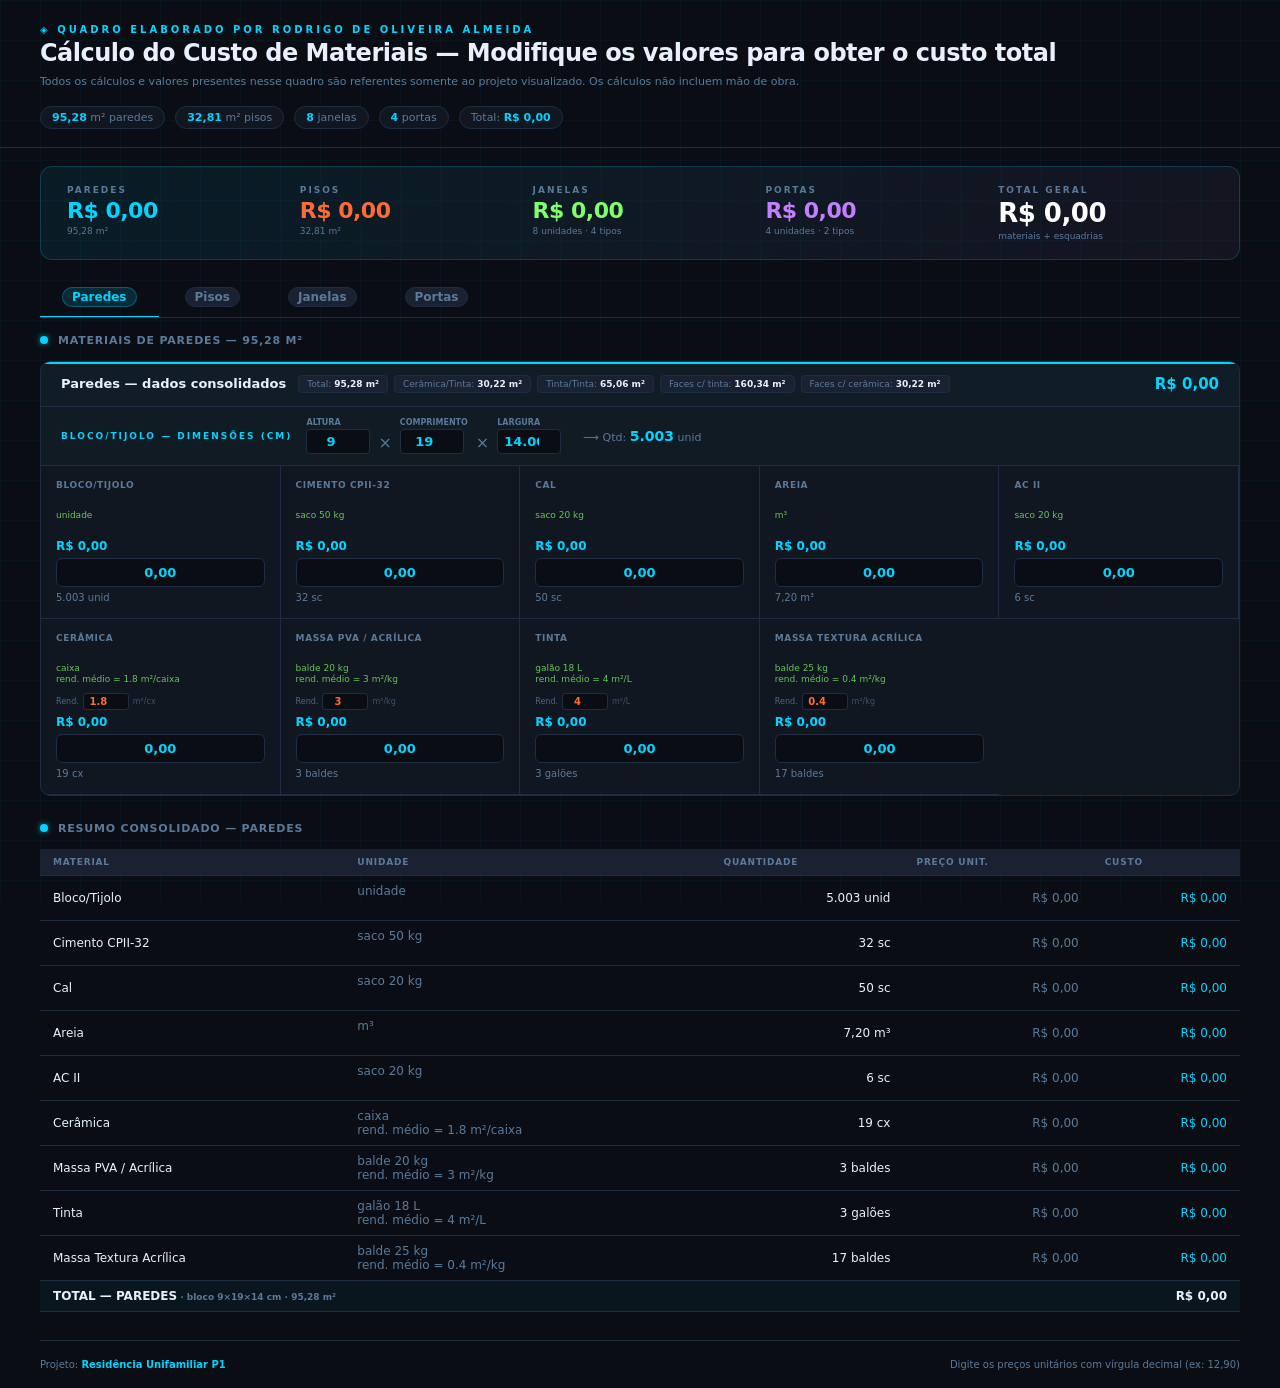
<file: assets/images/projetos/modelo_1/dashboard.html>
<!DOCTYPE html>
<html lang="pt-BR">
<head>
<meta charset="UTF-8">
<meta name="viewport" content="width=device-width, initial-scale=1.0, user-scalable=yes">
<title>Cálculo do Custo dos Materiais do Projeto — 1-Casa-P-arquitetura</title>
<style>
  :root {
    --bg:#0a0e14; --surface:#111720; --surface2:#1a2232; --border:#1f2d42;
    --accent:#00d4ff; --accent2:#ff6b35; --accent3:#7fff6b; --accent4:#c47fff;
    --text:#e8f0fe; --muted:#5a7a9a;
    --sans: system-ui, -apple-system, 'Segoe UI', Arial, sans-serif;
  }
  *{box-sizing:border-box;margin:0;padding:0}
  body{background:var(--bg);color:var(--text);font-family:var(--sans);min-height:100vh;overflow-x:hidden;font-size:14px}
  body::before{content:'';position:fixed;inset:0;
    background-image:linear-gradient(rgba(0,212,255,.03) 1px,transparent 1px),linear-gradient(90deg,rgba(0,212,255,.03) 1px,transparent 1px);
    background-size:40px 40px;pointer-events:none;z-index:0}

  /* HEADER */
  header{position:relative;z-index:10;padding:24px 40px 18px;border-bottom:1px solid var(--border);
    display:flex;align-items:flex-end;justify-content:space-between;gap:18px;flex-wrap:wrap}
  .logo-area{display:flex;flex-direction:column;gap:4px}
  .logo-tag{font-size:10px;color:var(--accent);letter-spacing:3px;text-transform:uppercase;font-weight:600}
  h1{font-size:clamp(16px,2.2vw,24px);font-weight:800;letter-spacing:-.5px;line-height:1.2}
  h1 span{color:var(--accent)}
  .proj{font-size:11px;color:var(--muted);margin-top:3px}
  .hdr-meta{display:flex;gap:10px;align-items:center;flex-wrap:wrap}
  .pill{background:var(--surface);border:1px solid var(--border);padding:4px 11px;border-radius:20px;font-size:11px;color:var(--muted)}
  .pill strong{color:var(--accent)}

  /* BANNER */
  .banner{position:relative;z-index:10;margin:18px 40px;
    background:linear-gradient(135deg,rgba(0,212,255,.08),rgba(196,127,255,.06));
    border:1px solid rgba(0,212,255,.2);border-radius:12px;padding:18px 26px;
    display:grid;grid-template-columns:repeat(auto-fit,minmax(140px,1fr));gap:18px}
  .stat{display:flex;flex-direction:column;gap:3px}
  .stat-l{font-size:9px;color:var(--muted);text-transform:uppercase;letter-spacing:2px;font-weight:600}
  .stat-v{font-size:22px;font-weight:800;letter-spacing:-.5px}
  .stat-s{font-size:9px;color:var(--muted)}

  /* TAB NAV */
  .tab-nav{position:relative;z-index:10;margin:0 40px 16px;display:flex;gap:4px;
    border-bottom:1px solid var(--border);overflow-x:auto;scrollbar-width:none}
  .tab-nav::-webkit-scrollbar{display:none}
  .tab-btn{padding:9px 22px;background:none;border:none;border-bottom:2px solid transparent;
    color:var(--muted);font-family:var(--sans);font-size:13px;font-weight:600;cursor:pointer;
    white-space:nowrap;transition:all .2s;display:flex;align-items:center;gap:8px;margin-bottom:-1px}
  .tab-btn:hover{color:var(--text)}
  .tab-btn.active{color:var(--accent);border-bottom-color:var(--accent)}
  .tab-badge{background:var(--surface2);border:1px solid var(--border);padding:2px 9px;
    border-radius:10px;font-size:12px;font-weight:600}
  .tab-btn.active .tab-badge{background:rgba(0,212,255,.15);border-color:rgba(0,212,255,.3);color:var(--accent)}

  /* PANEL */
  .panel{position:relative;z-index:10;margin:0 40px;display:none}
  .panel.active{display:block}
  .sec-hdr{display:flex;align-items:center;gap:10px;margin-bottom:14px}
  .sec-dot{width:8px;height:8px;border-radius:50%;flex-shrink:0}
  .sec-ttl{font-size:11px;font-weight:700;letter-spacing:.8px;text-transform:uppercase;color:var(--muted)}
  .t1 .sec-dot{background:#00d4ff;box-shadow:0 0 6px rgba(0,212,255,.6)}
  .t2 .sec-dot{background:#ff6b35;box-shadow:0 0 6px rgba(255,107,53,.6)}
  .t3 .sec-dot{background:#7fff6b;box-shadow:0 0 6px rgba(127,255,107,.6)}
  .t4 .sec-dot{background:#c47fff;box-shadow:0 0 6px rgba(196,127,255,.6)}

  /* chip */
  .chip{font-size:9px;padding:3px 8px;background:var(--surface2);
    border:1px solid var(--border);border-radius:4px;color:var(--muted);white-space:nowrap;font-weight:500}
  .chip strong{color:var(--text)}

  /* HORIZONTAL PANEL (B1 & B2) */
  .wp{background:var(--surface);border:1px solid var(--border);border-radius:10px;
    overflow:hidden;margin-bottom:26px;position:relative}
  .wp.t1::before{content:'';position:absolute;top:0;left:0;right:0;height:2px;background:var(--accent)}
  .wp.t2::before{content:'';position:absolute;top:0;left:0;right:0;height:2px;background:var(--accent2)}
  .wp-head{display:flex;align-items:center;gap:12px;padding:13px 20px;
    border-bottom:1px solid var(--border);flex-wrap:wrap}
  .wp.t1 .wp-head{background:rgba(0,212,255,.03)}
  .wp.t2 .wp-head{background:rgba(255,107,53,.03)}
  .wp-head-title{font-size:13px;font-weight:700;white-space:nowrap}
  .wp-chips{display:flex;gap:6px;flex-wrap:wrap;flex:1}
  .wp-total{font-size:15px;font-weight:800;white-space:nowrap;margin-left:auto}
  .t1 .wp-total{color:var(--accent)} .t2 .wp-total{color:var(--accent2)}

  /* sub-bar (bloco dims / espessuras) */
  .wp-sub{display:flex;align-items:center;gap:14px;flex-wrap:wrap;
    padding:11px 20px;border-bottom:1px solid var(--border)}
  .wp.t1 .wp-sub{background:rgba(0,212,255,.015)}
  .wp.t2 .wp-sub{background:rgba(255,107,53,.015)}
  .sub-lbl{font-size:9px;text-transform:uppercase;letter-spacing:2px;white-space:nowrap;font-weight:700}
  .t1 .sub-lbl{color:var(--accent)} .t2 .sub-lbl{color:var(--accent2)}
  .dim-row{display:flex;align-items:center;gap:8px;flex-wrap:wrap}
  .dim-g{display:flex;flex-direction:column;gap:2px}
  .dim-l{font-size:8px;color:var(--muted);text-transform:uppercase;font-weight:600}
  .dim-i{background:var(--bg);border:1px solid var(--border);border-radius:4px;
    font-family:var(--sans);font-size:13px;font-weight:700;
    padding:4px 6px;width:64px;text-align:center;outline:none;transition:border-color .2s}
  .t1 .dim-i{color:var(--accent)}
  .t1 .dim-i:focus{border-color:var(--accent);box-shadow:0 0 0 2px rgba(0,212,255,.1)}
  .t2 .dim-i{color:var(--accent2)}
  .t2 .dim-i:focus{border-color:var(--accent2);box-shadow:0 0 0 2px rgba(255,107,53,.1)}
  .dim-sep{font-size:16px;color:var(--muted);padding-top:14px;font-weight:300}
  .sub-qty{font-size:11px;color:var(--muted);white-space:nowrap;margin-left:8px}
  .sub-qty strong{font-size:14px;font-weight:800}
  .t1 .sub-qty strong{color:var(--accent)} .t2 .sub-qty strong{color:var(--accent2)}

  /* GRID */
  .wp-grid{display:grid;gap:0}
  .wp-grid.cols-9{grid-template-columns:repeat(9,1fr)}
  .wp-grid.cols-6{grid-template-columns:repeat(6,1fr)}
  .wp-grid.cols-7{grid-template-columns:repeat(7,1fr)}
  @media(max-width:1300px){.wp-grid.cols-9{grid-template-columns:repeat(5,1fr)}}
  @media(max-width:1200px){.wp-grid.cols-7{grid-template-columns:repeat(4,1fr)}}
  @media(max-width:1100px){.wp-grid.cols-6{grid-template-columns:repeat(3,1fr)}}
  @media(max-width:900px){.wp-grid.cols-9,.wp-grid.cols-6,.wp-grid.cols-7{grid-template-columns:repeat(3,1fr)}}
  @media(max-width:560px){.wp-grid{grid-template-columns:repeat(2,1fr)!important}}

  .wp-cell{padding:13px 15px 12px;border-right:1px solid var(--border);
    border-bottom:1px solid var(--border);display:flex;flex-direction:column;gap:5px;min-width:0}
  .wp-cell:last-child{border-right:none}
  .wc-name{font-size:9px;color:var(--muted);text-transform:uppercase;letter-spacing:.6px;
    line-height:1.35;min-height:26px;font-weight:600}
  .wc-unit{font-size:9px;color:#7fff6b;opacity:.75;font-weight:500;line-height:1.3;min-height:24px}
  .wc-val{font-size:12px;font-weight:700}
  .t1 .wc-val{color:var(--accent)} .t2 .wc-val{color:var(--accent2)}
  .wc-qty{font-size:10px;color:var(--muted);min-height:14px}

  /* CAMPO TEXTO NUMÉRICO (substitui slider) */
  .price-input{background:var(--bg);border:1px solid var(--border);border-radius:6px;
    font-family:var(--sans);font-size:13px;font-weight:700;padding:6px 8px;
    width:100%;text-align:center;color:inherit;outline:none;transition:all 0.2s}
  .t1 .price-input{color:var(--accent)}.t1 .price-input:focus{border-color:var(--accent);box-shadow:0 0 0 2px rgba(0,212,255,.2)}
  .t2 .price-input{color:var(--accent2)}.t2 .price-input:focus{border-color:var(--accent2);box-shadow:0 0 0 2px rgba(255,107,53,.2)}
  .t3 .price-input{color:var(--accent3)}.t3 .price-input:focus{border-color:var(--accent3);box-shadow:0 0 0 2px rgba(127,255,107,.2)}
  .t4 .price-input{color:var(--accent4)}.t4 .price-input:focus{border-color:var(--accent4);box-shadow:0 0 0 2px rgba(196,127,255,.2)}
  
  /* rendimento ajustável */
  .rend-row{display:flex;align-items:center;gap:4px;margin-top:1px}
  .rend-lbl{font-size:8px;color:var(--muted);opacity:.8;white-space:nowrap}
  .rend-inp{background:var(--bg);border:1px solid var(--border);border-radius:3px;
    color:var(--accent2);font-family:var(--sans);font-size:10px;font-weight:700;
    padding:2px 4px;width:46px;text-align:center;outline:none}
  .rend-inp:focus{border-color:var(--accent2);box-shadow:0 0 0 2px rgba(255,107,53,.15)}
  .rend-un{font-size:8px;color:var(--muted);opacity:.6;white-space:nowrap}

  /* B3/B4 CARDS */
  .cards-grid{display:grid;grid-template-columns:repeat(auto-fill,minmax(280px,1fr));gap:13px;margin-bottom:26px}
  .mat-card{background:var(--surface);border:1px solid var(--border);border-radius:10px;padding:17px;
    position:relative;overflow:hidden;transition:border-color .2s,box-shadow .2s;animation:fadeUp .35s ease both}
  .mat-card::before{content:'';position:absolute;top:0;left:0;right:0;height:2px}
  .mat-card:hover{border-color:rgba(255,255,255,.12);box-shadow:0 0 16px rgba(0,0,0,.3)}
  .mat-card.t3::before{background:#7fff6b} .mat-card.t4::before{background:#c47fff}
  .card-hdr{display:flex;align-items:flex-start;justify-content:space-between;gap:10px;margin-bottom:13px}
  .card-ico{width:32px;height:32px;border-radius:7px;display:flex;align-items:center;justify-content:center;font-size:15px;flex-shrink:0}
  .mat-card.t3 .card-ico{background:rgba(127,255,107,.1)} .mat-card.t4 .card-ico{background:rgba(196,127,255,.1)}
  .card-ttl{font-size:13px;font-weight:700;line-height:1.3;flex:1}
  .card-badge{font-size:9px;padding:3px 7px;border-radius:10px;border:1px solid;text-transform:uppercase;white-space:nowrap;font-weight:600}
  .t3 .card-badge{color:#7fff6b;border-color:rgba(127,255,107,.3);background:rgba(127,255,107,.08)}
  .t4 .card-badge{color:#c47fff;border-color:rgba(196,127,255,.3);background:rgba(196,127,255,.08)}
  .wall-info{display:flex;gap:6px;margin-bottom:11px;flex-wrap:wrap}
  .sld-sec{margin-bottom:11px}
  .sld-row{display:flex;justify-content:space-between;align-items:center;margin-bottom:5px}
  .sld-lbl{font-size:9px;color:var(--muted);text-transform:uppercase;letter-spacing:.6px;font-weight:600}
  .sld-val{font-size:11px;font-weight:600}
  .t3 .sld-val{color:#7fff6b} .t4 .sld-val{color:#c47fff}
  .cost-line{display:flex;justify-content:space-between;align-items:center;
    padding:7px 11px;background:var(--surface2);border-radius:5px;margin-top:9px}
  .cost-lbl{font-size:9px;color:var(--muted);text-transform:uppercase;font-weight:500}
  .cost-val{font-size:13px;font-weight:700}
  .t3 .cost-val{color:#7fff6b} .t4 .cost-val{color:#c47fff}

  /* SUMMARY TABLE */
  .sum-tbl{width:100%;border-collapse:collapse;margin-bottom:26px;font-size:12px}
  .sum-tbl th{text-align:left;padding:8px 13px;background:var(--surface2);border-bottom:1px solid var(--border);
    color:var(--muted);font-size:9px;letter-spacing:.8px;text-transform:uppercase;font-weight:700}
  .sum-tbl td{padding:8px 13px;border-bottom:1px solid var(--border);vertical-align:middle}
  .sum-tbl tr:hover td{background:rgba(255,255,255,.012)}
  .sum-tbl .tot-row td{font-weight:700;font-size:12px;border-top:1px solid var(--border);background:rgba(0,212,255,.04)}
  .tr{text-align:right} .tc{text-align:center}

  /* FOOTER */
  footer{position:relative;z-index:10;margin:28px 40px 18px;padding-top:18px;
    border-top:1px solid var(--border);display:flex;justify-content:space-between;align-items:center;flex-wrap:wrap;gap:8px}
  .fn{font-size:10px;color:var(--muted)}
  .fn strong{color:var(--accent)}

  @keyframes fadeUp{from{opacity:0;transform:translateY(10px)}to{opacity:1;transform:translateY(0)}}
  @media(max-width:640px){header,.banner,.tab-nav,.panel,footer{margin-left:14px;margin-right:14px}}
</style>
</head>
<body>

<header>
  <div class="logo-area">
    <div class="logo-tag">◈ Quadro elaborado por Rodrigo de Oliveira Almeida</div>
    <h1>Cálculo do Custo de Materiais — Modifique os valores para obter o custo total</h1>
    <div class="proj">Todos os cálculos e valores presentes nesse quadro são referentes somente ao projeto visualizado. Os cálculos não incluem mão de obra.</div>
  </div>
  <div class="hdr-meta">
    <div class="pill"><strong>95,28</strong> m² paredes</div>
    <div class="pill"><strong>32,81</strong> m² pisos</div>
    <div class="pill"><strong>8</strong> janelas</div>
    <div class="pill"><strong>4</strong> portas</div>
    <div class="pill">Total: <strong id="hdr-total" style="color:var(--accent)">—</strong></div>
  </div>
</header>

<div class="banner">
  <div class="stat">
    <div class="stat-l">Paredes</div>
    <div class="stat-v" id="tot-b1" style="color:var(--accent)">R$ —</div>
    <div class="stat-s">95,28 m²</div>
  </div>
  <div class="stat">
    <div class="stat-l">Pisos</div>
    <div class="stat-v" id="tot-b2" style="color:var(--accent2)">R$ —</div>
    <div class="stat-s">32,81 m²</div>
  </div>
  <div class="stat">
    <div class="stat-l">Janelas</div>
    <div class="stat-v" id="tot-b3" style="color:var(--accent3)">R$ —</div>
    <div class="stat-s">8 unidades · 4 tipos</div>
  </div>
  <div class="stat">
    <div class="stat-l">Portas</div>
    <div class="stat-v" id="tot-b4" style="color:var(--accent4)">R$ —</div>
    <div class="stat-s">4 unidades · 2 tipos</div>
  </div>
  <div class="stat">
    <div class="stat-l">TOTAL GERAL</div>
    <div class="stat-v" id="tot-geral" style="color:#fff;font-size:26px">R$ —</div>
    <div class="stat-s">materiais + esquadrias</div>
  </div>
</div>

<div class="tab-nav">
  <button class="tab-btn active t1" onclick="showTab('b1',this)"><span class="tab-badge">Paredes</span></button>
  <button class="tab-btn t2" onclick="showTab('b2',this)"><span class="tab-badge">Pisos</span></button>
  <button class="tab-btn t3" onclick="showTab('b3',this)"><span class="tab-badge">Janelas</span></button>
  <button class="tab-btn t4" onclick="showTab('b4',this)"><span class="tab-badge">Portas</span></button>
</div>

<!-- B1 -->
<div class="panel active t1" id="panel-b1">
  <div class="sec-hdr"><div class="sec-dot t1"></div><div class="sec-ttl">Materiais de Paredes — 95,28 m²</div></div>
  <div id="b1-container"></div>
  <div class="sec-hdr" style="margin-top:6px"><div class="sec-dot t1"></div><div class="sec-ttl">Resumo consolidado — Paredes</div></div>
  <table class="sum-tbl" id="sum-b1"><tr></table>
</div>

<!-- B2 -->
<div class="panel t2" id="panel-b2">
  <div class="sec-hdr"><div class="sec-dot t2"></div><div class="sec-ttl">Materiais de Pisos — 32,81 m²</div></div>
  <div id="b2-container"></div>
  <div class="sec-hdr" style="margin-top:6px"><div class="sec-dot t2"></div><div class="sec-ttl">Resumo consolidado — Pisos</div></div>
  <table class="sum-tbl" id="sum-b2"></table></table>
</div>

<!-- B3 -->
<div class="panel t3" id="panel-b3">
  <div class="sec-hdr"><div class="sec-dot t3"></div><div class="sec-ttl">Janelas — 4 tipos · 8 unidades</div></div>
  <div class="cards-grid" id="cards-b3"></div>
  <div class="sec-hdr" style="margin-top:6px"><div class="sec-dot t3"></div><div class="sec-ttl">Resumo consolidado — Janelas</div></div>
  <table class="sum-tbl" id="sum-b3"></table></table>
</div>

<!-- B4 -->
<div class="panel t4" id="panel-b4">
  <div class="sec-hdr"><div class="sec-dot t4"></div><div class="sec-ttl">Portas — 2 tipos · 4 unidades</div></div>
  <div class="cards-grid" id="cards-b4"></div>
  <div class="sec-hdr" style="margin-top:6px"><div class="sec-dot t4"></div><div class="sec-ttl">Resumo consolidado — Portas</div></div>
  <table class="sum-tbl" id="sum-b4"></table></table>
</div>

<footer>
  <div class="fn">Projeto: <strong>Residência Unifamiliar P1</strong></div>
  <div class="fn">Digite os preços unitários com vírgula decimal (ex: 12,90)</div>
</footer>

<script>
// ════════════════════════════════════════════════════════
// DADOS
// ════════════════════════════════════════════════════════
const W_TOT = 95.28, W_CER = 30.22, W_PIN = 30.22 + 65.06*2;
const F_TOT = 32.81, F_BATH = 1.53+6.93, F_LAM = 9.09;

const wallMats = [
  {id:'wm0', nome:'Bloco/Tijolo',           un:'unidade<br><br>',                  emb:1,  rend:null, tipo:'bloco', val:0, min:0, max:200,  step:0.5},
  {id:'wm1', nome:'Cimento CPII-32',        un:'saco 50 kg<br><br>',               emb:50, rend:null, tipo:'aglom', val:0, min:0, max:100,  step:0.5},
  {id:'wm2', nome:'Cal',                    un:'saco 20 kg<br><br>',               emb:20, rend:null, tipo:'aglom', val:0, min:0, max:100,  step:0.5},
  {id:'wm3', nome:'Areia',                  un:'m³<br><br>',                       emb:1,  rend:null, tipo:'aglom', val:0, min:0, max:300,  step:0.5},
  {id:'wm4', nome:'AC II',                  un:'saco 20 kg<br><br>',               emb:20, rend:6,    tipo:'face',  face:'cer', val:0, min:0, max:100, step:0.5},
  {id:'wm5', nome:'Cerâmica',               un:'caixa<br>rend. médio = 1.8 m²/caixa',   rendUn:'m²/cx',  emb:1,  rend:1.8,  tipo:'face',  face:'cer', val:0, min:0, max:500, step:0.5, rendAjust:true},
  {id:'wm6', nome:'Massa PVA / Acrílica',   un:'balde 20 kg<br>rend. médio = 3 m²/kg', rendUn:'m²/kg', emb:20, rend:3,  tipo:'face', face:'pin', val:0, min:0, max:300, step:0.5, rendAjust:true},
  {id:'wm7', nome:'Tinta',                  un:'galão 18 L<br>rend. médio = 4 m²/L', rendUn:'m²/L',  emb:18, rend:4,   tipo:'face', face:'pin', val:0, min:0, max:1000,step:0.5, rendAjust:true},
  {id:'wm8', nome:'Massa Textura Acrílica', un:'balde 25 kg<br>rend. médio = 0.4 m²/kg', rendUn:'m²/kg', emb:25, rend:0.4, tipo:'face', face:'pin', val:0, min:0, max:500, step:0.5, rendAjust:true},
];

const floorMats = [
  {id:'fm0', nome:'Brita',           un:'m³<br><br>',         emb:1,  rend:null, tipo:'base', camada:'sub',  val:0, min:0, max:300,  step:0.5},
  {id:'fm1', nome:'Concreto Usinado',un:'m³<br><br>',         emb:1,  rend:null, tipo:'base', camada:'conc', val:0, min:0, max:1500, step:0.5},
  {id:'fm2', nome:'Cimento CPII-32', un:'saco 50 kg<br><br>', emb:50, rend:null, tipo:'base', camada:'cont', val:0, min:0, max:100,  step:0.5},
  {id:'fm3', nome:'Areia',           un:'m³<br><br>',         emb:1,  rend:null, tipo:'base', camada:'areia',val:0, min:0, max:300,  step:0.5},
  {id:'fm6', nome:'AC II',           un:'saco 20 kg<br><br>', emb:20, rend:6,    tipo:'rev',  area:'bath', val:0, min:0, max:100,  step:0.5},
  {id:'fm4', nome:'Cerâmica',        un:'caixa<br>rend. médio = 1.8 m²/caixa', rendUn:'m²/cx', emb:1,  rend:1.8, tipo:'rev', area:'bath', val:0, min:0, max:500, step:0.5, rendAjust:true},
  {id:'fm5', nome:'Laminado',        un:'caixa<br>rend. médio = 2.1 m²/caixa', rendUn:'m²/cx', emb:1,  rend:2.1, tipo:'rev', area:'lam',  val:0, min:0, max:500, step:0.5, rendAjust:true},
];

const winTypes = [
  {id:'j1', nome:'Basculante 80×60',         fam:'Travessa horizontal',     qtd:2, val:0, min:0, max:1000, step:0.5, dim:'80×60 cm',   pt:'160 cm'},
  {id:'j2', nome:'Janela Correr 2P 120×150', fam:'Janela correr 2 Painéis',qtd:3, val:0, min:0, max:1000, step:0.5, dim:'120×150 cm', pt:'90 cm'},
  {id:'j3', nome:'Janela Correr 2P 120×120', fam:'Janela correr 2 Painéis',qtd:1, val:0, min:0, max:1000, step:0.5, dim:'120×120 cm', pt:'90 cm'},
  {id:'j4', nome:'Basculante 60×50',         fam:'Travessa horizontal',     qtd:2, val:0, min:0, max:1000, step:0.5, dim:'60×50 cm',   pt:'160 cm'},
];

const doorTypes = [
  {id:'p1', nome:'Porta 80×210', fam:'Porta única c/ revestimento', qtd:2, val:0, min:0, max:4000, step:0.5, dim:'80×210 cm'},
  {id:'p2', nome:'Porta 70×210', fam:'Porta única c/ revestimento', qtd:2, val:0, min:0, max:4000, step:0.5, dim:'70×210 cm'},
];

// ════════════════════════════════════════════════════════
// STATE
// ════════════════════════════════════════════════════════
const S={p:{}, rend:{}, bloco:{h:9,c:19,l:14}, esp:{sub:4, conc:6, cont:4}};
let totB1=0, totB2=0, totB3=0, totB4=0;

function ip(id,def){if(!(id in S.p))S.p[id]=def;}
function gp(id){return S.p[id]!==undefined ? S.p[id] : 0;}

// helpers formato BR (vírgula decimal)
function parseBrMoney(valueStr){
  if(valueStr === undefined || valueStr === null) return 0;
  let cleaned = valueStr.toString().replace(/\./g, '').replace(',', '.');
  cleaned = cleaned.replace(/[^0-9.]/g, '');
  let num = parseFloat(cleaned);
  return isNaN(num) ? 0 : num;
}
function formatBrMoney(value){
  return value.toLocaleString('pt-BR', {minimumFractionDigits:2, maximumFractionDigits:2});
}
const fmt = v=>'R$ '+formatBrMoney(v);
const fmtN = v=>v.toLocaleString('pt-BR',{minimumFractionDigits:2,maximumFractionDigits:2});

// handlers input text
function onPriceInput(sid, rawValue, minVal, maxVal, defVal){
  let num = parseBrMoney(rawValue);
  if(isNaN(num)) num = defVal !== undefined ? defVal : 0;
  if(minVal !== undefined && num < minVal) num = minVal;
  if(maxVal !== undefined && num > maxVal) num = maxVal;
  S.p[sid] = num;
  const svSpan = document.getElementById('sv-'+sid);
  if(svSpan) svSpan.textContent = fmt(num);
  updAll();
}

function getDims(){return{h:parseFloat(S.bloco.h||9)/100, c:parseFloat(S.bloco.c||19)/100, l:parseFloat(S.bloco.l||14)/100};}
function getEsp(k){return(parseFloat(S.esp[k])||0)/100;}
function getRend(id,def){return S.rend[id]!==undefined?S.rend[id]:def;}

function calcArg(area,faces,esp,tC,tCal,tA){
  const vol=area*esp*faces, tot=tC+(tCal||0)+tA;
  return{kgC:vol*tC/tot*1400, kgCal:tCal?vol*tCal/tot*600:0, m3A:vol*tA/tot};
}
function blocoQty(){const d=getDims();return Math.ceil(W_TOT/((d.h+0.01)*(d.c+0.01))*1.05);}

function setDim(field,val){
  S.bloco[field]=parseFloat(val)||0;
  const q=blocoQty();
  const el=document.getElementById('bqty');
  if(el)el.innerHTML='⟶ Qtd: <strong>'+q.toLocaleString('pt-BR')+'</strong> unid';
  updAll();
}
function setEsp(field,val){S.esp[field]=parseFloat(val)||0;updAll();}
function setRend(id,val,defVal){const v=parseFloat(val);S.rend[id]=(v>0?v:defVal);updAll();}
function updAll(){updateB1();updateB2();updateB3();updateB4();updateTotals();}

// ════════════════════════════════════════════════════════
// BUILD B1 — PAREDES (campo texto)
function buildB1(){
  const d=getDims(),q=blocoQty();
  let html=`<div class="wp t1">
  <div class="wp-head"><div class="wp-head-title">Paredes — dados consolidados</div>
    <div class="wp-chips"><div class="chip">Total: <strong>95,28 m²</strong></div><div class="chip">Cerâmica/Tinta: <strong>30,22 m²</strong></div>
    <div class="chip">Tinta/Tinta: <strong>65,06 m²</strong></div><div class="chip">Faces c/ tinta: <strong>160,34 m²</strong></div>
    <div class="chip">Faces c/ cerâmica: <strong>30,22 m²</strong></div></div>
    <div class="wp-total" id="cost-b1">R$ —</div></div>
  <div class="wp-sub t1"><div class="sub-lbl">Bloco/Tijolo — dimensões (cm)</div>
    <div class="dim-row">
      <div class="dim-g"><div class="dim-l">Altura</div><input class="dim-i" type="number" value="${d.h*100}" min="3" max="30" step="0.5" oninput="setDim('h',this.value)"></div>
      <div class="dim-sep">×</div><div class="dim-g"><div class="dim-l">Comprimento</div><input class="dim-i" type="number" value="${d.c*100}" min="5" max="60" step="0.5" oninput="setDim('c',this.value)"></div>
      <div class="dim-sep">×</div><div class="dim-g"><div class="dim-l">Largura</div><input class="dim-i" type="number" value="${d.l*100}" min="5" max="30" step="0.5" oninput="setDim('l',this.value)"></div>
    </div><div class="sub-qty t1" id="bqty">⟶ Qtd: <strong>${q.toLocaleString('pt-BR')}</strong> unid</div></div>
  <div class="wp-grid cols-9 t1">`;
  wallMats.forEach(m=>{
    ip(m.id,m.val);
    const v=gp(m.id);
    const rendWidget=m.rendAjust?`<div class="rend-row"><span class="rend-lbl">Rend.</span>
      <input class="rend-inp" type="number" id="ri-${m.id}" value="${m.rend}" min="0.1" step="0.1" oninput="setRend('${m.id}',this.value,${m.rend})">
      <span class="rend-un">${m.rendUn}</span></div>`:'';
    html+=`<div class="wp-cell">
      <div class="wc-name">${m.nome}</div><div class="wc-unit">${m.un}</div>${rendWidget}
      <div class="wc-val t1" id="sv-${m.id}">${fmt(v)}</div>
      <input class="price-input t1" type="text" id="inp-${m.id}" value="${formatBrMoney(v)}" 
        oninput="onPriceInput('${m.id}',this.value,${m.min},${m.max},${m.val})" placeholder="0,00">
      <div class="wc-qty" id="qty-${m.id}">—</div></div>`;
  });
  html+=`</div></div>`;
  document.getElementById('b1-container').innerHTML=html;
  updateB1();
}

function updateB1(){
  let kgC=0,kgCal=0,m3A=0;
  [{a:30.22,f:1,e:.01,tC:1,tCal:0,tA:4},{a:30.22,f:1,e:.02,tC:1,tCal:2,tA:8},
   {a:30.22,f:1,e:.02,tC:1,tCal:2,tA:6},{a:30.22,f:1,e:.02,tC:1,tCal:2,tA:8},
   {a:65.06,f:2,e:.01,tC:1,tCal:0,tA:4},{a:65.06,f:2,e:.02,tC:1,tCal:2,tA:8},
   {a:65.06,f:2,e:.02,tC:1,tCal:2,tA:6},{a:65.06,f:1,e:.02,tC:1,tCal:2,tA:8},
  ].forEach(l=>{const r=calcArg(l.a,l.f,l.e,l.tC,l.tCal,l.tA);kgC+=r.kgC;kgCal+=r.kgCal;m3A+=r.m3A;});
  let grand=0;const rows=[];
  wallMats.forEach(m=>{
    const price=gp(m.id);
    let qty=0,cost=0,ql='—';
    if(m.tipo==='bloco'){const d=getDims();qty=Math.ceil(W_TOT/((d.h+.01)*(d.c+.01))*1.05);cost=qty*price;ql=qty.toLocaleString('pt-BR')+' unid';
      const bq=document.getElementById('bqty');if(bq)bq.innerHTML='⟶ Qtd: <strong>'+qty.toLocaleString('pt-BR')+'</strong> unid';
    }else if(m.tipo==='aglom'){
      if(m.nome.includes('Cimento')){qty=Math.ceil(kgC/m.emb);cost=qty*price;ql=qty+' sc';}
      else if(m.nome.includes('Cal')){qty=Math.ceil(kgCal/m.emb);cost=qty*price;ql=qty+' sc';}
      else if(m.nome.includes('Areia')){qty=Math.ceil(m3A*10)/10;cost=qty*price;ql=fmtN(qty)+' m³';}
    }else if(m.tipo==='face'){
      const fa=m.face==='cer'?W_CER:W_PIN;
      const rend=getRend(m.id,m.rend);
      if(rend>0){
        if(m.nome.includes('Cerâmica')){qty=Math.ceil(fa/rend*1.1);cost=qty*price;ql=qty+' cx';}
        else if(m.nome.includes('AC II')){qty=Math.ceil(fa/rend);cost=qty*price;ql=qty+' sc';}
        else if(m.nome.includes('Textura')){qty=Math.ceil(fa/rend/m.emb);cost=qty*price;ql=qty+' baldes';}
        else if(m.nome.includes('Tinta')){qty=Math.ceil(fa/rend/m.emb);cost=qty*price;ql=qty+' galões';}
        else{qty=Math.ceil(fa/rend/m.emb);cost=qty*price;ql=qty+' baldes';}
      }
    }
    grand+=cost;
    const qEl=document.getElementById('qty-'+m.id);if(qEl)qEl.textContent=ql;
    if(qty>0)rows.push({nome:m.nome,un:m.un,qty:ql,price,cost});
  });
  const cEl=document.getElementById('cost-b1');if(cEl)cEl.textContent=fmt(grand);
  const tbl=document.getElementById('sum-b1');if(!tbl)return;
  const d=getDims();
  let t=`<thead><tr><th>Material</th><th>Unidade</th><th class="tr">Quantidade</th><th class="tr">Preço unit.</th><th class="tr">Custo</th></tr></thead><tbody>`;
  rows.forEach(r=>t+=`<tr><td>${r.nome}</td><td style="color:var(--muted)">${r.un}</td><td class="tr">${r.qty}</td><td class="tr" style="color:var(--muted)">${fmt(r.price)}</td><td class="tr" style="color:var(--accent)">${fmt(r.cost)}</td></tr>`);
  t+=`</tbody><tfoot><tr class="tot-row"><td colspan="4"><strong>TOTAL — PAREDES</strong><span style="color:var(--muted);font-size:9px"> · bloco ${Math.round(d.h*100)}×${Math.round(d.c*100)}×${Math.round(d.l*100)} cm · 95,28 m²</span></td><td class="tr"><strong>${fmt(grand)}</strong></td></tr></tfoot>`;
  tbl.innerHTML=t;
  document.getElementById('tot-b1').textContent=fmt(grand);
  totB1=grand;
}

// B2 - similar
function buildB2(){
  const e=S.esp;
  let html=`<div class="wp t2"><div class="wp-head"><div class="wp-head-title">Pisos — dados consolidados</div>
    <div class="wp-chips"><div class="chip">Total: <strong>32,81 m²</strong></div><div class="chip">Banheiros: <strong>8,46 m²</strong></div>
    <div class="chip">Cimento Queimado: <strong>15,26 m²</strong></div><div class="chip">Laminado: <strong>9,09 m²</strong></div></div>
    <div class="wp-total" id="cost-b2">R$ —</div></div>
  <div class="wp-sub t2"><div class="sub-lbl">Espessura das camadas (cm)</div>
    <div class="dim-row"><div class="dim-g"><div class="dim-l">Subbase</div><input class="dim-i" type="number" value="${e.sub}" min="1" max="20" step="0.5" oninput="setEsp('sub',this.value)"></div>
    <div class="dim-sep">/</div><div class="dim-g"><div class="dim-l">Concreto</div><input class="dim-i" type="number" value="${e.conc}" min="1" max="30" step="0.5" oninput="setEsp('conc',this.value)"></div>
    <div class="dim-sep">/</div><div class="dim-g"><div class="dim-l">Contrapiso</div><input class="dim-i" type="number" value="${e.cont}" min="1" max="10" step="0.5" oninput="setEsp('cont',this.value)"></div>
    </div><div class="sub-qty t2">⟶ Área: <strong>32,81 m²</strong></div></div>
  <div class="wp-grid cols-7 t2">`;
  floorMats.forEach(m=>{
    ip(m.id,m.val);
    const v=gp(m.id);
    const rendWidget=m.rendAjust?`<div class="rend-row"><span class="rend-lbl">Rend.</span><input class="rend-inp" type="number" id="ri-${m.id}" value="${m.rend}" min="0.1" step="0.1" oninput="setRend('${m.id}',this.value,${m.rend})"><span class="rend-un">${m.rendUn}</span></div>`:'';
    html+=`<div class="wp-cell"><div class="wc-name">${m.nome}</div><div class="wc-unit">${m.un}</div>${rendWidget}
      <div class="wc-val t2" id="sv-${m.id}">${fmt(v)}</div>
      <input class="price-input t2" type="text" id="inp-${m.id}" value="${formatBrMoney(v)}" 
        oninput="onPriceInput('${m.id}',this.value,${m.min},${m.max},${m.val})" placeholder="0,00">
      <div class="wc-qty" id="qty-${m.id}">—</div></div>`;
  });
  html+=`</div></div>`;
  document.getElementById('b2-container').innerHTML=html;
  updateB2();
}
function updateB2(){ /* mesmo raciocínio */ 
  let grand=0;const rows=[];
  floorMats.forEach(m=>{
    const price=gp(m.id); let qty=0,cost=0,ql='—';
    if(m.tipo==='base'){
      const camada=m.camada;
      if(camada==='sub'){qty=Math.round(F_TOT*getEsp('sub')*1000)/1000;cost=qty*price;ql=fmtN(qty)+' m³';}
      else if(camada==='conc'){qty=Math.round(F_TOT*getEsp('conc')*1000)/1000;cost=qty*price;ql=fmtN(qty)+' m³';}
      else if(camada==='cont'){const vol=F_TOT*getEsp('cont'); qty=Math.ceil(vol*(1/5)*1400/50);cost=qty*price;ql=qty+' sc';}
      else if(camada==='areia'){const vol=F_TOT*getEsp('cont'); qty=Math.round(vol*(4/5)*100)/100;cost=qty*price;ql=fmtN(qty)+' m³';}
    }else if(m.tipo==='rev'){
      const fa=m.area==='bath'?F_BATH:F_LAM;
      const rend=getRend(m.id,m.rend);
      if(m.nome.includes('AC II')){if(rend>0){qty=Math.ceil(fa/rend);cost=qty*price;ql=qty+' sc';}}
      else if(rend>0){qty=Math.ceil(fa/rend*1.1);cost=qty*price;ql=qty+' cx';}
    }
    grand+=cost;
    const qEl=document.getElementById('qty-'+m.id);if(qEl)qEl.textContent=ql;
    if(qty>0)rows.push({nome:m.nome,un:m.un,qty:ql,price,cost,area:m.area||null});
  });
  const cEl=document.getElementById('cost-b2');if(cEl)cEl.textContent=fmt(grand);
  const tbl=document.getElementById('sum-b2'); if(!tbl)return;
  let t=`<thead><tr><th>Material</th><th>Unidade</th><th>Área ref.</th><th class="tr">Quantidade</th><th class="tr">Preço unit.</th><th class="tr">Custo</th></tr></thead><tbody>`;
  rows.forEach(r=>{let aRef='32,81 m²'; if(r.area==='bath')aRef='8,46 m²'; else if(r.area==='lam')aRef='9,09 m²'; t+=`<tr><td>${r.nome}</td><td style="color:var(--muted)">${r.un}</td><td style="color:var(--muted)">${aRef}</td><td class="tr">${r.qty}</td><td class="tr" style="color:var(--muted)">${fmt(r.price)}</td><td class="tr" style="color:var(--accent2)">${fmt(r.cost)}</td></tr>`;});
  t+=`</tbody><tfoot><tr class="tot-row"><td colspan="5"><strong>TOTAL — PISOS</strong><span style="color:var(--muted);font-size:9px"> · subbase ${S.esp.sub} cm / concreto ${S.esp.conc} cm / contrapiso ${S.esp.cont} cm · 32,81 m²</span></td><td class="tr"><strong>${fmt(grand)}</strong></td></tr></tfoot>`;
  tbl.innerHTML=t; document.getElementById('tot-b2').textContent=fmt(grand); totB2=grand;
}

function buildB3(){
  const con=document.getElementById('cards-b3'); con.innerHTML='';
  winTypes.forEach((wn,wi)=>{
    const card=document.createElement('div'); card.className='mat-card t3'; card.style.animationDelay=wi*.07+'s';
    const sid='b3-'+wn.id; ip(sid,wn.val);
    const v=gp(sid);
    card.innerHTML=`<div class="card-hdr"><div class="card-ttl">${wn.nome}</div><span class="card-badge t3">${wn.qtd} unid.</span></div>
      <div class="wall-info"><div class="chip">Dim: <strong>${wn.dim}</strong></div><div class="chip">Peitoril: <strong>${wn.pt}</strong></div><div class="chip">Família: <strong>${wn.fam}</strong></div></div>
      <div class="sld-sec"><div class="sld-row"><span class="sld-lbl">Valor Unitário</span><span class="sld-val t3" id="sv-${sid}">${fmt(v)}</span></div>
      <input class="price-input t3" type="text" id="inp-${sid}" value="${formatBrMoney(v)}" oninput="onPriceInput('${sid}',this.value,${wn.min},${wn.max},${wn.val})" placeholder="0,00"></div>
      <div class="cost-line"><span class="cost-lbl">💰 ${wn.qtd} × valor unit.</span><span class="cost-val t3" id="cost-${wn.id}">${fmt(v*wn.qtd)}</span></div>`;
    con.appendChild(card);
  });
  updateB3();
}
function updateB3(){
  let grand=0; const rows=[];
  winTypes.forEach(wn=>{ const sid='b3-'+wn.id, price=gp(sid), cost=price*wn.qtd; grand+=cost;
    const cEl=document.getElementById('cost-'+wn.id); if(cEl) cEl.textContent=fmt(cost);
    const sv=document.getElementById('sv-'+sid); if(sv) sv.textContent=fmt(price);
    rows.push({nome:wn.nome,dim:wn.dim,qtd:wn.qtd,price,cost});
  });
  const tbl=document.getElementById('sum-b3'); let t=`<thead><tr><th>Janela</th><th>Dimensão</th><th class="tc">Qtd</th><th class="tr">Unit.</th><th class="tr">Total</th></tr></thead><tbody>`;
  rows.forEach(r=>t+=`<tr><td>${r.nome}</td><td>${r.dim}</td><td class="tc">${r.qtd}</td><td class="tr">${fmt(r.price)}</td><td class="tr" style="color:var(--accent3)">${fmt(r.cost)}</td></tr>`);
  t+=`</tbody><tfoot><tr class="tot-row"><td colspan="4"><strong>TOTAL — JANELAS</strong></td><td class="tr"><strong>${fmt(grand)}</strong></td></tr></tfoot>`;
  tbl.innerHTML=t; document.getElementById('tot-b3').textContent=fmt(grand); totB3=grand;
}
function buildB4(){
  const con=document.getElementById('cards-b4'); con.innerHTML='';
  doorTypes.forEach((dr,di)=>{
    const card=document.createElement('div'); card.className='mat-card t4'; card.style.animationDelay=di*.07+'s';
    const sid='b4-'+dr.id; ip(sid,dr.val);
    const v=gp(sid);
    card.innerHTML=`<div class="card-hdr"><div class="card-ttl">${dr.nome}</div><span class="card-badge t4">${dr.qtd} unid.</span></div>
      <div class="wall-info"><div class="chip">Dim: <strong>${dr.dim}</strong></div><div class="chip">Família: <strong>${dr.fam}</strong></div></div>
      <div class="sld-sec"><div class="sld-row"><span class="sld-lbl">Valor Unitário</span><span class="sld-val t4" id="sv-${sid}">${fmt(v)}</span></div>
      <input class="price-input t4" type="text" id="inp-${sid}" value="${formatBrMoney(v)}" oninput="onPriceInput('${sid}',this.value,${dr.min},${dr.max},${dr.val})" placeholder="0,00"></div>
      <div class="cost-line"><span class="cost-lbl">💰 ${dr.qtd} × valor unit.</span><span class="cost-val t4" id="cost-${dr.id}">${fmt(v*dr.qtd)}</span></div>`;
    con.appendChild(card);
  });
  updateB4();
}
function updateB4(){
  let grand=0; const rows=[];
  doorTypes.forEach(dr=>{ const sid='b4-'+dr.id, price=gp(sid), cost=price*dr.qtd; grand+=cost;
    const cEl=document.getElementById('cost-'+dr.id); if(cEl) cEl.textContent=fmt(cost);
    const sv=document.getElementById('sv-'+sid); if(sv) sv.textContent=fmt(price);
    rows.push({nome:dr.nome,dim:dr.dim,qtd:dr.qtd,price,cost});
  });
  const tbl=document.getElementById('sum-b4'); let t=`<thead><tr><th>Porta</th><th>Dimensão</th><th class="tc">Qtd</th><th class="tr">Unit.</th><th class="tr">Total</th></tr></thead><tbody>`;
  rows.forEach(r=>t+=`<tr><td>${r.nome}</td><td>${r.dim}</td><td class="tc">${r.qtd}</td><td class="tr">${fmt(r.price)}</td><td class="tr" style="color:var(--accent4)">${fmt(r.cost)}</td></tr>`);
  t+=`</tbody><tfoot><tr class="tot-row"><td colspan="4"><strong>TOTAL — PORTAS</strong></td><td class="tr"><strong>${fmt(grand)}</strong></td></tr></tfoot>`;
  tbl.innerHTML=t; document.getElementById('tot-b4').textContent=fmt(grand); totB4=grand;
}

function updateTotals(){ const t=totB1+totB2+totB3+totB4; document.getElementById('tot-geral').textContent=fmt(t); document.getElementById('hdr-total').textContent=fmt(t);}
function showTab(id,btn){ document.querySelectorAll('.panel').forEach(p=>p.classList.remove('active')); document.querySelectorAll('.tab-btn').forEach(b=>b.classList.remove('active')); document.getElementById('panel-'+id).classList.add('active'); btn.classList.add('active');}
buildB1(); buildB2(); buildB3(); buildB4(); updateTotals();
</script>
</body>
</html>
</file>
